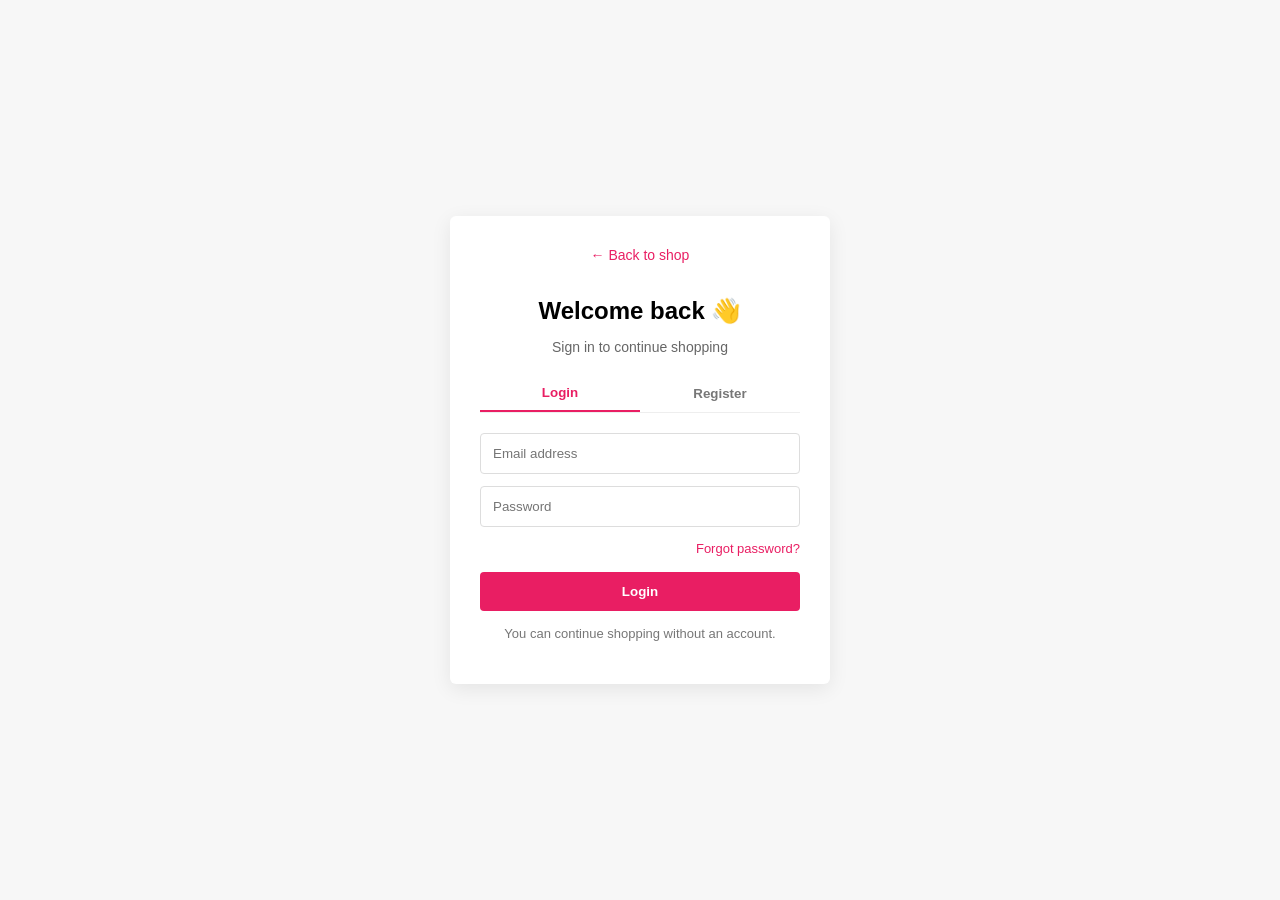
<file: auth.html>
<!DOCTYPE html>
<html lang="en">
<head>
  <meta charset="UTF-8">
  <meta name="viewport" content="width=device-width, initial-scale=1.0">
  <title>Account – Tomi Packaging</title>
  <link rel="stylesheet" href="css/auth.css">
</head>
<body>

<div class="auth-wrapper">

  <div class="auth-box">
    <a href="index.html" class="back-home">← Back to shop</a>
    <h2>Welcome back 👋</h2>
    <p class="subtitle">Sign in to continue shopping</p>

    <!-- Tabs -->
    <div class="auth-tabs">
      <button class="tab active" data-tab="login">Login</button>
      <button class="tab" data-tab="register">Register</button>
    </div>

    <!-- LOGIN -->
    <form class="auth-form active" id="login">
      <input type="email" placeholder="Email address" required>
      <input type="password" placeholder="Password" required>

      <div class="form-row">
        <a href="#" class="forgot">Forgot password?</a>
      </div>

      <button type="submit" class="primary-btn">Login</button>
    </form>

    <!-- REGISTER -->
    <form class="auth-form" id="register">
      <input type="text" placeholder="Full name" required>
      <input type="email" placeholder="Email address" required>
      <input type="password" placeholder="Password" required>

      <button type="submit" class="primary-btn">Create account</button>
    </form>

    <p class="guest-text">
      You can continue shopping without an account.
    </p>
  </div>

</div>

<script src="js/auth.js"></script>
</body>
</html>
</file>
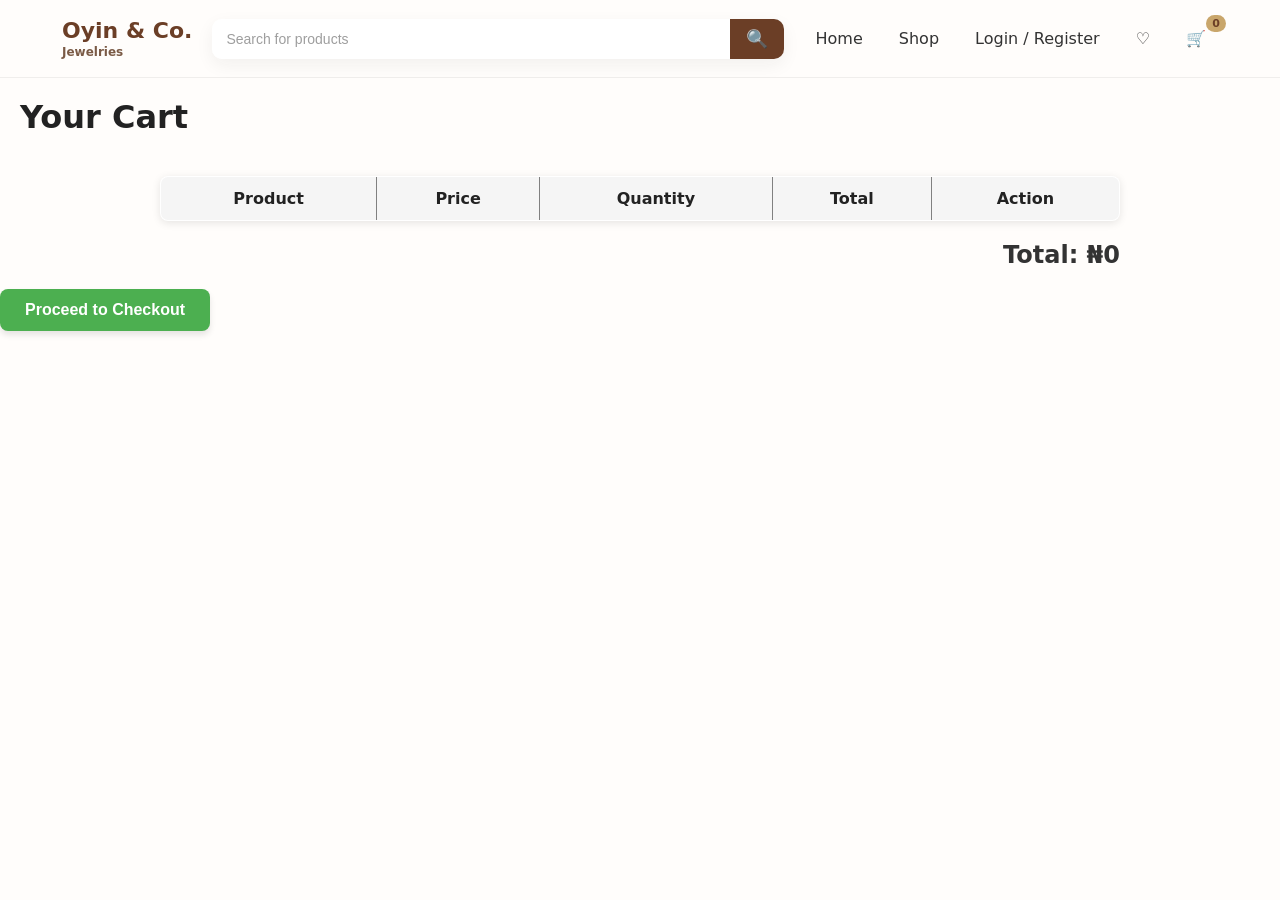
<file: cart.html>
<!DOCTYPE html>
<html lang="en">
<head>
  <meta charset="UTF-8" />
  <meta name="viewport" content="width=device-width, initial-scale=1.0" />
  <title>Your Cart</title>
  <link rel="stylesheet" href="css/styles.css">
</head>
<body>

    <!-- ================= HEADER ================= -->
<header class="main-header">
  <div class="container">
    <div class="logo">Oyin & Co.<span>Jewelries</span></div>

    <div class="search-box">
      <input type="text" placeholder="Search for products">
      <button>🔍</button>
    </div>

    <button class="menu-toggle" id="menuToggle">☰</button>

    <nav class="nav-links">
      <a href="index.html">Home</a>
      <a href="#">Shop</a>
      <a href="auth.html">Login / Register</a>
      <a href="#">♡</a>
      <!-- <a href="#" class="cart">🛒 <span class="badge">0</span></a> -->
       <a href="cart.html" class="cart">🛒 <span class="badge">0</span></a>

    </nav>
  </div>
</header>



<h1 style="padding:20px;">Your Cart</h1>

<div class="cart-container" style="padding:20px;">
  <table width="100%" border="1" cellpadding="10">
    <thead>
      <tr>
        <th>Product</th>
        <th>Price</th>
        <th>Quantity</th>
        <th>Total</th>
        <th>Action</th>
      </tr>
    </thead>
    <tbody id="cartItems"></tbody>
  </table>

  <h2 id="cartTotal" style="margin-top:20px;">Total: ₦0</h2>
</div>
<button id="checkoutBtn">Proceed to Checkout</button>
<script src="js/cart.js"></script>
</body>
</html>
</file>
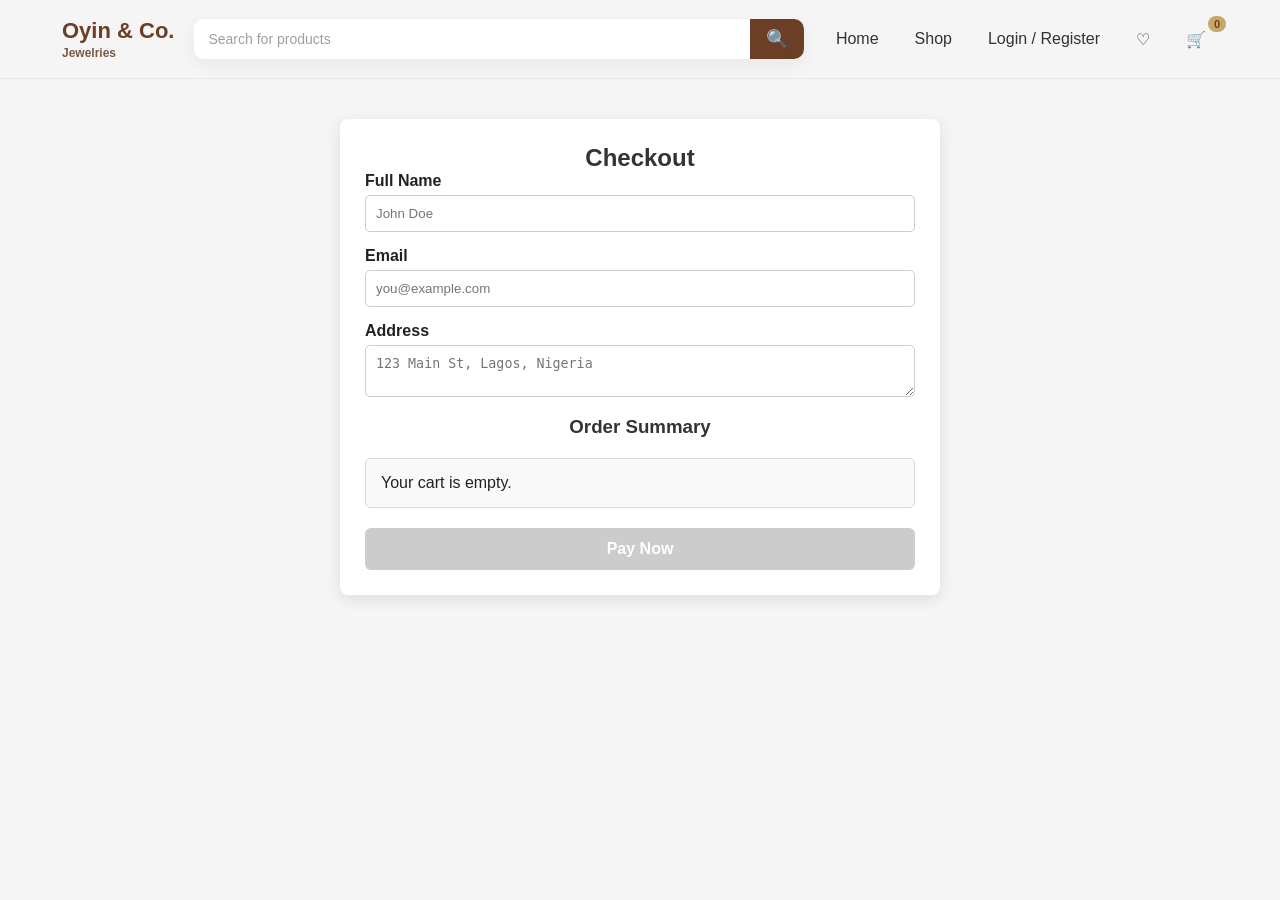
<file: checkout.html>
<!DOCTYPE html>
<html lang="en">
<head>
  <meta charset="UTF-8">
  <meta name="viewport" content="width=device-width, initial-scale=1.0">
  <title>Checkout</title>
  <link rel="stylesheet" href="css/styles.css">
  <style>
    body {
      font-family: Arial, sans-serif;
      background: #f5f5f5;
      margin: 0;
      padding: 0;
    }

    .checkout-container {
      max-width: 600px;
      margin: 40px auto;
      padding: 25px;
      background: #fff;
      border-radius: 8px;
      box-shadow: 0 4px 15px rgba(0,0,0,0.1);
    }

    .checkout-container h2, .checkout-container h3 {
      text-align: center;
      color: #333;
    }

    .form-group {
      margin-bottom: 15px;
    }

    .form-group label {
      display: block;
      font-weight: bold;
      margin-bottom: 5px;
    }

    .form-group input,
    .form-group textarea {
      width: 100%;
      padding: 10px;
      border-radius: 5px;
      border: 1px solid #ccc;
      box-sizing: border-box;
    }

    #orderSummary {
      margin-top: 20px;
      padding: 15px;
      background: #f9f9f9;
      border-radius: 5px;
      border: 1px solid #ddd;
    }

    .checkout-btn {
      display: block;
      width: 100%;
      padding: 12px;
      background: #4CAF50;
      color: #fff;
      border: none;
      border-radius: 6px;
      font-size: 16px;
      font-weight: bold;
      cursor: pointer;
      margin-top: 20px;
    }

    .checkout-btn:disabled {
      background: #ccc;
      cursor: not-allowed;
    }

    .checkout-btn:hover:not(:disabled) {
      background: #45a049;
    }

    .order-item {
      display: flex;
      justify-content: space-between;
      padding: 8px 0;
      border-bottom: 1px solid #ddd;
    }

    @media (max-width: 500px) {
      .checkout-container {
        margin: 20px;
        padding: 15px;
      }
    }
  </style>
</head>
<body>

    <!-- ================= HEADER ================= -->
<header class="main-header">
  <div class="container">
    <div class="logo">Oyin & Co.<span>Jewelries</span></div>

    <div class="search-box">
      <input type="text" placeholder="Search for products">
      <button>🔍</button>
    </div>

    <button class="menu-toggle" id="menuToggle">☰</button>

    <nav class="nav-links">
      <a href="#">Home</a>
      <a href="#">Shop</a>
      <a href="auth.html">Login / Register</a>
      <a href="#">♡</a>
      <!-- <a href="#" class="cart">🛒 <span class="badge">0</span></a> -->
       <a href="cart.html" class="cart">🛒 <span class="badge">0</span></a>

    </nav>
  </div>
</header>

  <div class="checkout-container">
    <h2>Checkout</h2>

    <!-- Customer Info -->
    <form id="checkoutForm">
      <div class="form-group">
        <label for="name">Full Name</label>
        <input type="text" id="name" placeholder="John Doe" required>
      </div>

      <div class="form-group">
        <label for="email">Email</label>
        <input type="email" id="email" placeholder="you@example.com" required>
      </div>

      <div class="form-group">
        <label for="address">Address</label>
        <textarea id="address" placeholder="123 Main St, Lagos, Nigeria" required></textarea>
      </div>

      <h3>Order Summary</h3>
      <div id="orderSummary">
        <!-- Dynamic cart items will be displayed here -->
      </div>

      <button type="button" class="checkout-btn" id="payBtn">Pay Now</button>
    </form>
  </div>

<script src="https://js.paystack.co/v1/inline.js"></script>
<script>
  // ----- LOAD CART ITEMS FROM CART PAGE -----
  let cartItems = JSON.parse(localStorage.getItem('cartItems')) || [];

  const summaryDiv = document.getElementById("orderSummary");
  const payBtn = document.getElementById("payBtn");

  function renderOrderSummary() {
    summaryDiv.innerHTML = "";

    if(cartItems.length === 0){
      summaryDiv.innerHTML = "<p>Your cart is empty.</p>";
      payBtn.disabled = true;
      return;
    }

    let total = 0;
    cartItems.forEach((item, index) => {
      const itemTotal = item.price * item.quantity;
      total += itemTotal;

      const itemDiv = document.createElement("div");
      itemDiv.className = "order-item";
      itemDiv.innerHTML = `<span>${item.name} x ${item.quantity}</span><span>₦${itemTotal}</span>`;
      summaryDiv.appendChild(itemDiv);
    });

    const totalDiv = document.createElement("div");
    totalDiv.className = "order-item";
    totalDiv.style.fontWeight = "bold";
    totalDiv.innerHTML = `<span>Total</span><span>₦${total}</span>`;
    summaryDiv.appendChild(totalDiv);

    payBtn.disabled = false;
  }

  renderOrderSummary();

  // ----- PAYSTACK INTEGRATION -----
  function payWithPaystack() {
    const email = document.getElementById("email").value.trim();
    if(!email){
      alert("Please enter your email!");
      return;
    }

    const totalAmountKobo = cartItems.reduce((sum, item) => sum + item.price * item.quantity, 0) * 100;

    var handler = PaystackPop.setup({
      key: 'YOUR_PUBLIC_KEY', // Replace with your Paystack public key
      email: email,
      amount: totalAmountKobo,
      currency: 'NGN',
      ref: '' + Math.floor(Math.random() * 1000000000 + 1),
      callback: function(response){
        alert('Payment successful. Transaction ref: ' + response.reference);
        saveOrderToBackend(response.reference);
      },
      onClose: function(){
        alert('Payment cancelled.');
      }
    });
    handler.openIframe();
  }

  function saveOrderToBackend(reference) {
    const orderData = {
      customer: {
        name: document.getElementById("name").value,
        email: document.getElementById("email").value,
        address: document.getElementById("address").value
      },
      cart: cartItems,
      transactionRef: reference
    };

    console.log("Send this order to backend:", orderData);
    alert("Order details saved successfully! (Simulated)");
  }

  // Attach Paystack payment to button
  payBtn.addEventListener("click", payWithPaystack);

  function updateCartBadge() {
  const badge = document.querySelector(".cart .badge");
  if (!badge) return;
  const totalItems = cart.reduce((sum, item) => sum + item.quantity, 0);
  badge.textContent = totalItems;
}

// ----- INITIAL RENDER -----
renderCart();

// ----- CHECKOUT BUTTON -----
document.getElementById("checkoutBtn").addEventListener("click", () => {
  // Save cart array (not DOM) for checkout page
  localStorage.setItem("cartItems", JSON.stringify(cart));
  window.location.href = "checkout.html";
});


</script>

</body>
</html>
</file>
<file: css/auth.css>
* {
  box-sizing: border-box;
  font-family: Arial, sans-serif;
}

body {
  margin: 0;
  min-height: 100vh;
  background: #f7f7f7;
  display: flex;
  align-items: center;
  justify-content: center;
}

.auth-wrapper {
  width: 100%;
  padding: 20px;
}

.auth-box {
  max-width: 380px;
  margin: auto;
  background: #fff;
  padding: 30px;
  border-radius: 6px;
  box-shadow: 0 5px 20px rgba(0,0,0,0.08);
  text-align: center;
}

.auth-box h2 {
  margin-bottom: 5px;
}

.subtitle {
  color: #666;
  font-size: 14px;
  margin-bottom: 20px;
}

/* Tabs */
.auth-tabs {
  display: flex;
  margin-bottom: 20px;
  border-bottom: 1px solid #eee;
}

.tab {
  flex: 1;
  padding: 10px;
  background: none;
  border: none;
  cursor: pointer;
  font-weight: bold;
  color: #777;
}

.tab.active {
  color: #e91e63;
  border-bottom: 2px solid #e91e63;
}

/* Forms */
.auth-form {
  display: none;
}

.auth-form.active {
  display: block;
}

.auth-form input {
  width: 100%;
  padding: 12px;
  margin-bottom: 12px;
  border: 1px solid #ddd;
  border-radius: 4px;
}

.form-row {
  text-align: right;
  margin-bottom: 15px;
}

.forgot {
  font-size: 13px;
  color: #e91e63;
  text-decoration: none;
}

/* Button */
.primary-btn {
  width: 100%;
  padding: 12px;
  background: #e91e63;
  border: none;
  color: #fff;
  font-weight: bold;
  cursor: pointer;
  border-radius: 4px;
}

.primary-btn:hover {
  opacity: 0.9;
}

.guest-text {
  margin-top: 15px;
  font-size: 13px;
  color: #777;
}

/* Mobile polish */
@media (max-width: 480px) {
  .auth-box {
    padding: 25px 20px;
  }
}
.back-home {
  display: inline-block;
  margin-bottom: 15px;
  font-size: 14px;
  color: #e91e63;
  text-decoration: none;
}
</file>
<file: css/styles.css>
/* Reset & base */
* {
  margin: 0;
  padding: 0;
  box-sizing: border-box;
}

:root{
  --gold: #c9a66b; /* soft gold */
  --nude: #f6eee2; /* light nude */
  --brown: #6b3e26; /* deep brown */
  --muted: #7a5a45; /* warm muted */
  --bg: #fffdfb; /* warm near-white */
  --card: #ffffff;
  --shadow: 0 6px 18px rgba(34,34,34,0.06);
  --radius: 10px;
  --max-width: 1180px;
  --gap: 20px;
}

html,body{
  height:100%;
  font-family: 'Inter', system-ui, -apple-system, 'Segoe UI', Roboto, 'Helvetica Neue', Arial;
  background: var(--bg);
  color: #222;
  -webkit-font-smoothing:antialiased;
}

.container{
  width: calc(100% - 48px);
  max-width: var(--max-width);
  margin: 0 auto;
  padding: 0 12px;
}

/* TOP BAR */
.top-bar{
  background: linear-gradient(90deg,var(--brown),var(--gold));
  color: #fff;
  font-size: 14px;
}
.top-bar .container{
  display:flex;
  align-items:center;
  justify-content:space-between;
  padding: 8px 0;
}
.top-bar .left select{
  appearance: none;
  -webkit-appearance:none;
  border: none;
  background: rgba(255,255,255,0.12);
  color: #fff;
  padding:6px 10px;
  border-radius:6px;
  margin-right:8px;
}
.top-bar .right a{ color: #fff; text-decoration:none; }

/* HEADER */
.main-header{
  background: transparent;
  padding: 18px 0;
  border-bottom: 1px solid rgba(0,0,0,0.06);
}
.main-header .container{
  display:flex;
  align-items:center;
  gap: var(--gap);
}
.logo{
  font-weight:800;
  color:var(--brown);
  font-size:22px;
}
.logo span{ font-weight:600; color:var(--muted); font-size:12px; display:block; margin-top:2px }

.search-box{
  flex:1;
  display:flex;
  background:var(--card);
  border-radius: 10px;
  overflow: hidden;
  box-shadow: var(--shadow);
}
.search-box input{
  flex:1;
  border:0;
  padding:12px 14px;
  font-size:14px;
}
.search-box button{
  border:0;
  background:var(--brown);
  color:#fff;
  padding:0 16px;
  cursor:pointer;
  font-size:18px;
}

.search-box input::placeholder{ color: #9e9e9e }

.menu-toggle{ display:none; background:none; border:0; font-size:24px; cursor:pointer }

.nav-links{
  display:flex;
  gap:12px;
  align-items:center;
}
.nav-links a{
  text-decoration:none;
  color:#333;
  padding:8px 12px;
  border-radius:8px;
}
.nav-links a:hover{ background:rgba(0,0,0,0.03) }
.nav-links .cart{ position:relative }
.nav-links .cart .badge{ position:absolute; top:-6px; right:-8px; background:var(--gold); color:var(--brown); font-size:11px; padding:2px 6px; border-radius:12px; font-weight:700 }

/* CATEGORY BAR */
.category-bar{ margin-top:12px; }
.category-bar .container{ display:flex; justify-content:space-between; align-items:center; padding:12px 0 }
.cat-btn{ background: linear-gradient(90deg,var(--gold),var(--nude)); color:var(--brown); border:0; padding:10px 16px; border-radius:10px; cursor:pointer; box-shadow: 0 8px 20px rgba(107,62,38,0.06); font-weight:700 }
.category-bar a.special{ text-decoration:none; color:var(--brown); font-weight:700 }

/* PRODUCTS SECTION */
.product-listings{ padding:56px 0; background: linear-gradient(180deg, var(--bg), #fff); }
.product-listings .container{ display:block }
.product-listings .text{ text-align:center; margin-bottom:32px }
.product-listings h1{ font-size:32px; color:#222; letter-spacing:0.4px }

.product-listings .text p{ color:var(--muted); margin-top:8px }

.product-row1{
  display:grid;
  grid-template-columns: repeat(auto-fit, minmax(220px, 1fr));
  gap:24px;
}
.product-row1 > div{
  background: var(--card);
  border-radius:14px;
  padding:12px;
  text-align:center;
  box-shadow: var(--shadow);
  transition: transform .24s ease, box-shadow .24s ease;
  display:flex;
  flex-direction:column;
  gap:8px;
}
.product-row1 > div img{ width:100%; height:220px; object-fit:cover; border-radius:10px }
.product-row1 h3{ font-size:16px; margin-top:6px; color:var(--brown) }
.product-row1 p{ margin:6px 0; color:var(--gold); font-weight:700 }
.product-row1 > div:hover{ transform: translateY(-8px); box-shadow: 0 18px 36px rgba(34,34,34,0.12) }

/* card footer area for actions */
.product-row1 .actions{ margin-top:auto; display:flex; gap:8px; justify-content:center }
.product-row1 .btn-ghost{ background:transparent; border:1px solid rgba(0,0,0,0.08); padding:8px 10px; border-radius:8px }
.product-row1 .btn-primary{ background:var(--brown); color:#fff; border:0; padding:8px 12px; border-radius:8px }

/* Category title above each product row */
.category-title{ font-size:18px; color:var(--brown); margin:28px 0 12px; padding-left:12px; border-left:6px solid var(--gold); padding-top:6px; padding-bottom:6px; background: transparent; display:inline-block }

/* Utility */
.btn{ display:inline-block; padding:10px 14px; border-radius:8px; border:0; cursor:pointer }

/* POPUP (kept) */
.popup-overlay{ position:fixed; inset:0; background:rgba(0,0,0,0.6); display:none; align-items:center; justify-content:center; z-index:1000 }
.popup{ background:#fff; padding:30px; border-radius:12px; text-align:center }

/* Responsive */
@media (max-width: 992px){
  .product-row1{ grid-template-columns: repeat(auto-fit, minmax(200px, 1fr)) }
}
@media (max-width: 768px){
  .container{ width: calc(100% - 24px) }
  .main-header .container{ flex-direction:column; align-items:stretch }
  .menu-toggle{ display:block; align-self:flex-end }
  .nav-links{ display:none; flex-direction:column; gap:0; margin-top:10px; border-radius:8px; overflow:hidden }
  .nav-links.active{ display:flex }
  .search-box{ order:2; margin-top:10px }
  .product-row1{ grid-template-columns: repeat(2, 1fr) }
}
@media (max-width: 420px){
  .product-row1{ grid-template-columns: 1fr }
  .search-box input{ padding:10px }
  .logo{ font-size:18px }
}

/* Small fix: allow file names with unusual section class in HTML */
/* legacy selector removed */


/* ================= CART PAGE STYLES ================= */
.cart-container {
  max-width: 1000px;
  margin: 0 auto;
  padding: 20px;
}

.cart-container table {
  width: 100%;
  border-collapse: collapse;
  background: #fff;
  box-shadow: 0 2px 8px rgba(0,0,0,0.1);
  border-radius: 8px;
  overflow: hidden;
}

.cart-container th, .cart-container td {
  padding: 12px 15px;
  text-align: center;
}

.cart-container th {
  background-color: #f5f5f5;
  font-weight: 600;
}

.cart-container tr:nth-child(even) {
  background-color: #fafafa;
}

.cart-container tr:hover {
  background-color: #f0f8ff;
}

.cart-container button {
  padding: 6px 12px;
  margin: 0 2px;
  border: none;
  border-radius: 4px;
  cursor: pointer;
  font-weight: bold;
}

.cart-container button:hover {
  opacity: 0.8;
}

/* Quantity buttons */
.cart-container button:focus {
  outline: none;
}

#cartTotal {
  text-align: right;
  font-size: 1.5rem;
  font-weight: bold;
  color: #333;
}


/* Button For Checkout */

 #checkoutBtn {
    background-color: #4CAF50; /* Green background */
    color: white; /* White text */
    font-size: 16px; /* Text size */
    font-weight: bold;
    padding: 12px 25px; /* Top-bottom and left-right padding */
    border: none; /* Remove default border */
    border-radius: 8px; /* Rounded corners */
    cursor: pointer; /* Pointer on hover */
    transition: all 0.3s ease; /* Smooth hover effect */
    box-shadow: 0 4px 6px rgba(0, 0, 0, 0.1); /* Subtle shadow */
  }

  #checkoutBtn:hover {
    background-color: #45a049; /* Darker green on hover */
    transform: translateY(-2px); /* Slight lift effect */
    box-shadow: 0 6px 8px rgba(0, 0, 0, 0.15);
  }

  #checkoutBtn:active {
    background-color: #3e8e41; /* Even darker on click */
    transform: translateY(0);
    box-shadow: 0 3px 5px rgba(0, 0, 0, 0.2);
  }
</file>
